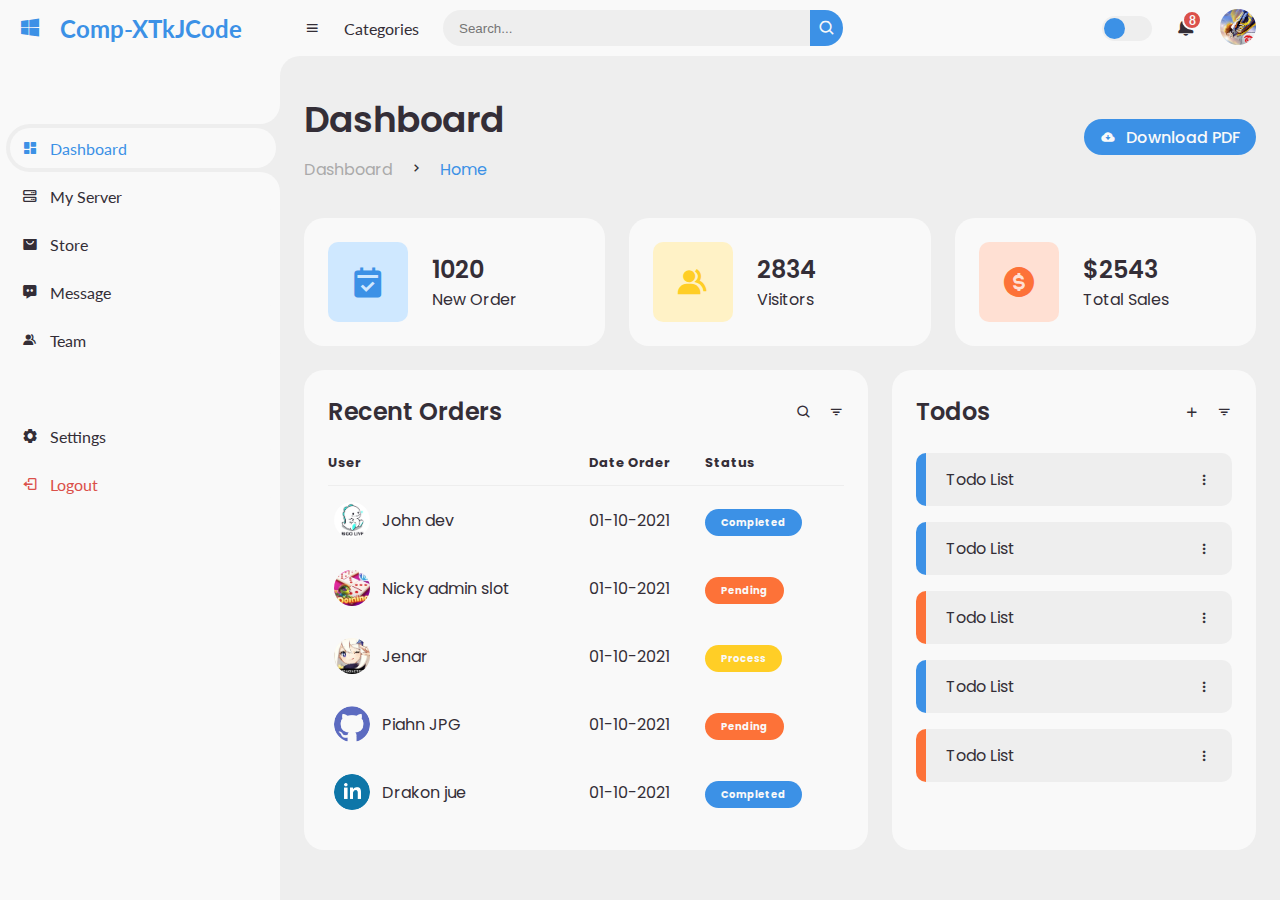
<file: cjk.html>
<!DOCTYPE html>
<html lang="en">
<head>
	<meta charset="UTF-8">
	<meta name="viewport" content="width=device-width, initial-scale=1.0">

	<!-- Boxicons -->
	<link href='https://unpkg.com/boxicons@2.0.9/css/boxicons.min.css' rel='stylesheet'>
	<!-- My CSS -->
	<link rel="stylesheet" href="Database/style.css">

	<title>Managemen Server TKJ Hosting</title>
</head>
<body>


	<!-- SIDEBAR -->
	<section id="sidebar">
		<a href="#" class="brand">
			<i class='bx bxl-windows'></i>
			<span class="text">Comp-XTkJCode</span>
		</a>
		<ul class="side-menu top">
			<li class="active">
				<a href="#">
					<i class='bx bxs-dashboard' ></i>
					<span class="text">Dashboard</span>
				</a>
			</li>
			<li>
				<a href="#">
					<i class='bx bx-server'></i>
					<span class="text">My Server</span>
				</a>
			</li>
			<li>
				<a href="#">
					<i class='bx bxs-shopping-bag-alt' ></i>
					<span class="text">Store</span>
				</a>
			</li>
			<li>
				<a href="#">
					<i class='bx bxs-message-dots' ></i>
					<span class="text">Message</span>
				</a>
			</li>
			<li>
				<a href="#">
					<i class='bx bxs-group' ></i>
					<span class="text">Team</span>
				</a>
			</li>
		</ul>
		<ul class="side-menu">
			<li>
				<a href="#">
					<i class='bx bxs-cog' ></i>
					<span class="text">Settings</span>
				</a>
			</li>
			<li>
				<a href="index.html" class="logout">
					<i class='bx bx-log-out'></i>
					<span class="text">Logout</span>
				</a>
			</li>
		</ul>
	</section>
	<!-- SIDEBAR -->



	<!-- CONTENT -->
	<section id="content">
		<!-- NAVBAR -->
		<nav>
			<i class='bx bx-menu' ></i>
			<a href="#" class="nav-link">Categories</a>
			<form action="#">
				<div class="form-input">
					<input type="search" placeholder="Search...">
					<button type="submit" class="search-btn"><i class='bx bx-search' ></i></button>
				</div>
			</form>
			<input type="checkbox" id="switch-mode" hidden>
			<label for="switch-mode" class="switch-mode"></label>
			<a href="#" class="notification">
				<i class='bx bxs-bell' ></i>
				<span class="num">8</span>
			</a>
			<a href="#" class="profile">
				<img src="images/ff.png">
			</a>
		</nav>
		<!-- NAVBAR -->

		<!-- MAIN -->
		<main>
			<div class="head-title">
				<div class="left">
					<h1>Dashboard</h1>
					<ul class="breadcrumb">
						<li>
							<a href="#">Dashboard</a>
						</li>
						<li><i class='bx bx-chevron-right' ></i></li>
						<li>
							<a class="active" href="index.html">Home</a>
						</li>
					</ul>
				</div>
				<a href="#" class="btn-download">
					<i class='bx bxs-cloud-download' ></i>
					<span class="text">Download PDF</span>
				</a>
			</div>

			<ul class="box-info">
				<li>
					<i class='bx bxs-calendar-check' ></i>
					<span class="text">
						<h3>1020</h3>
						<p>New Order</p>
					</span>
				</li>
				<li>
					<i class='bx bxs-group' ></i>
					<span class="text">
						<h3>2834</h3>
						<p>Visitors</p>
					</span>
				</li>
				<li>
					<i class='bx bxs-dollar-circle' ></i>
					<span class="text">
						<h3>$2543</h3>
						<p>Total Sales</p>
					</span>
				</li>
			</ul>


			<div class="table-data">
				<div class="order">
					<div class="head">
						<h3>Recent Orders</h3>
						<i class='bx bx-search' ></i>
						<i class='bx bx-filter' ></i>
					</div>
					<table>
						<thead>
							<tr>
								<th>User</th>
								<th>Date Order</th>
								<th>Status</th>
							</tr>
						</thead>
						<tbody>
							<tr>
								<td>
									<img src="images/bigo_live.jpg">
									<p>John dev</p>
								</td>
								<td>01-10-2021</td>
								<td><span class="status completed">Completed</span></td>
							</tr>
							<tr>
								<td>
									<img src="images/higgs_domino.jpg">
									<p>Nicky admin slot</p>
								</td>
								<td>01-10-2021</td>
								<td><span class="status pending">Pending</span></td>
							</tr>
							<tr>
								<td>
									<img src="images/GenshinImpact.jpg">
									<p>Jenar</p>
								</td>
								<td>01-10-2021</td>
								<td><span class="status process">Process</span></td>
							</tr>
							<tr>
								<td>
									<img src="images/github.png">
									<p>Piahn JPG</p>
								</td>
								<td>01-10-2021</td>
								<td><span class="status pending">Pending</span></td>
							</tr>
							<tr>
								<td>
									<img src="images/linkedin.png">
									<p>Drakon jue</p>
								</td>
								<td>01-10-2021</td>
								<td><span class="status completed">Completed</span></td>
							</tr>
						</tbody>
					</table>
				</div>
				<div class="todo">
					<div class="head">
						<h3>Todos</h3>
						<i class='bx bx-plus' ></i>
						<i class='bx bx-filter' ></i>
					</div>
					<ul class="todo-list">
						<li class="completed">
							<p>Todo List</p>
							<i class='bx bx-dots-vertical-rounded' ></i>
						</li>
						<li class="completed">
							<p>Todo List</p>
							<i class='bx bx-dots-vertical-rounded' ></i>
						</li>
						<li class="not-completed">
							<p>Todo List</p>
							<i class='bx bx-dots-vertical-rounded' ></i>
						</li>
						<li class="completed">
							<p>Todo List</p>
							<i class='bx bx-dots-vertical-rounded' ></i>
						</li>
						<li class="not-completed">
							<p>Todo List</p>
							<i class='bx bx-dots-vertical-rounded' ></i>
						</li>
					</ul>
				</div>
			</div>
		</main>
		<!-- MAIN -->
	</section>
	<!-- CONTENT -->
	

	<script src="Database/script.js"></script>
</body>
</html>
</file>
<file: Database/style.css>
@import url('https://fonts.googleapis.com/css2?family=Lato:wght@400;700&family=Poppins:wght@400;500;600;700&display=swap');

* {
	margin: 0;
	padding: 0;
	box-sizing: border-box;
}

a {
	text-decoration: none;
}

li {
	list-style: none;
}

:root {
	--poppins: 'Poppins', sans-serif;
	--lato: 'Lato', sans-serif;

	--light: #F9F9F9;
	--blue: #3C91E6;
	--light-blue: #CFE8FF;
	--grey: #eee;
	--dark-grey: #AAAAAA;
	--dark: #342E37;
	--red: #DB504A;
	--yellow: #FFCE26;
	--light-yellow: #FFF2C6;
	--orange: #FD7238;
	--light-orange: #FFE0D3;
}

html {
	overflow-x: hidden;
}

body.dark {
	--light: #0C0C1E;
	--grey: #060714;
	--dark: #FBFBFB;
}

body {
	background: var(--grey);
	overflow-x: hidden;
}





/* SIDEBAR */
#sidebar {
	position: fixed;
	top: 0;
	left: 0;
	width: 280px;
	height: 100%;
	background: var(--light);
	z-index: 2000;
	font-family: var(--lato);
	transition: .3s ease;
	overflow-x: hidden;
	scrollbar-width: none;
}
#sidebar::--webkit-scrollbar {
	display: none;
}
#sidebar.hide {
	width: 60px;
}
#sidebar .brand {
	font-size: 24px;
	font-weight: 700;
	height: 56px;
	display: flex;
	align-items: center;
	color: var(--blue);
	position: sticky;
	top: 0;
	left: 0;
	background: var(--light);
	z-index: 500;
	padding-bottom: 20px;
	box-sizing: content-box;
}
#sidebar .brand .bx {
	min-width: 60px;
	display: flex;
	justify-content: center;
}
#sidebar .side-menu {
	width: 100%;
	margin-top: 48px;
}
#sidebar .side-menu li {
	height: 48px;
	background: transparent;
	margin-left: 6px;
	border-radius: 48px 0 0 48px;
	padding: 4px;
}
#sidebar .side-menu li.active {
	background: var(--grey);
	position: relative;
}
#sidebar .side-menu li.active::before {
	content: '';
	position: absolute;
	width: 40px;
	height: 40px;
	border-radius: 50%;
	top: -40px;
	right: 0;
	box-shadow: 20px 20px 0 var(--grey);
	z-index: -1;
}
#sidebar .side-menu li.active::after {
	content: '';
	position: absolute;
	width: 40px;
	height: 40px;
	border-radius: 50%;
	bottom: -40px;
	right: 0;
	box-shadow: 20px -20px 0 var(--grey);
	z-index: -1;
}
#sidebar .side-menu li a {
	width: 100%;
	height: 100%;
	background: var(--light);
	display: flex;
	align-items: center;
	border-radius: 48px;
	font-size: 16px;
	color: var(--dark);
	white-space: nowrap;
	overflow-x: hidden;
}
#sidebar .side-menu.top li.active a {
	color: var(--blue);
}
#sidebar.hide .side-menu li a {
	width: calc(48px - (4px * 2));
	transition: width .3s ease;
}
#sidebar .side-menu li a.logout {
	color: var(--red);
}
#sidebar .side-menu.top li a:hover {
	color: var(--blue);
}
#sidebar .side-menu li a .bx {
	min-width: calc(60px  - ((4px + 6px) * 2));
	display: flex;
	justify-content: center;
}
/* SIDEBAR */





/* CONTENT */
#content {
	position: relative;
	width: calc(100% - 280px);
	left: 280px;
	transition: .3s ease;
}
#sidebar.hide ~ #content {
	width: calc(100% - 60px);
	left: 60px;
}




/* NAVBAR */
#content nav {
	height: 56px;
	background: var(--light);
	padding: 0 24px;
	display: flex;
	align-items: center;
	grid-gap: 24px;
	font-family: var(--lato);
	position: sticky;
	top: 0;
	left: 0;
	z-index: 1000;
}
#content nav::before {
	content: '';
	position: absolute;
	width: 40px;
	height: 40px;
	bottom: -40px;
	left: 0;
	border-radius: 50%;
	box-shadow: -20px -20px 0 var(--light);
}
#content nav a {
	color: var(--dark);
}
#content nav .bx.bx-menu {
	cursor: pointer;
	color: var(--dark);
}
#content nav .nav-link {
	font-size: 16px;
	transition: .3s ease;
}
#content nav .nav-link:hover {
	color: var(--blue);
}
#content nav form {
	max-width: 400px;
	width: 100%;
	margin-right: auto;
}
#content nav form .form-input {
	display: flex;
	align-items: center;
	height: 36px;
}
#content nav form .form-input input {
	flex-grow: 1;
	padding: 0 16px;
	height: 100%;
	border: none;
	background: var(--grey);
	border-radius: 36px 0 0 36px;
	outline: none;
	width: 100%;
	color: var(--dark);
}
#content nav form .form-input button {
	width: 36px;
	height: 100%;
	display: flex;
	justify-content: center;
	align-items: center;
	background: var(--blue);
	color: var(--light);
	font-size: 18px;
	border: none;
	outline: none;
	border-radius: 0 36px 36px 0;
	cursor: pointer;
}
#content nav .notification {
	font-size: 20px;
	position: relative;
}
#content nav .notification .num {
	position: absolute;
	top: -6px;
	right: -6px;
	width: 20px;
	height: 20px;
	border-radius: 50%;
	border: 2px solid var(--light);
	background: var(--red);
	color: var(--light);
	font-weight: 700;
	font-size: 12px;
	display: flex;
	justify-content: center;
	align-items: center;
}
#content nav .profile img {
	width: 36px;
	height: 36px;
	object-fit: cover;
	border-radius: 50%;
}
#content nav .switch-mode {
	display: block;
	min-width: 50px;
	height: 25px;
	border-radius: 25px;
	background: var(--grey);
	cursor: pointer;
	position: relative;
}
#content nav .switch-mode::before {
	content: '';
	position: absolute;
	top: 2px;
	left: 2px;
	bottom: 2px;
	width: calc(25px - 4px);
	background: var(--blue);
	border-radius: 50%;
	transition: all .3s ease;
}
#content nav #switch-mode:checked + .switch-mode::before {
	left: calc(100% - (25px - 4px) - 2px);
}
/* NAVBAR */





/* MAIN */
#content main {
	width: 100%;
	padding: 36px 24px;
	font-family: var(--poppins);
	max-height: calc(100vh - 56px);
	overflow-y: auto;
}
#content main .head-title {
	display: flex;
	align-items: center;
	justify-content: space-between;
	grid-gap: 16px;
	flex-wrap: wrap;
}
#content main .head-title .left h1 {
	font-size: 36px;
	font-weight: 600;
	margin-bottom: 10px;
	color: var(--dark);
}
#content main .head-title .left .breadcrumb {
	display: flex;
	align-items: center;
	grid-gap: 16px;
}
#content main .head-title .left .breadcrumb li {
	color: var(--dark);
}
#content main .head-title .left .breadcrumb li a {
	color: var(--dark-grey);
	pointer-events: none;
}
#content main .head-title .left .breadcrumb li a.active {
	color: var(--blue);
	pointer-events: unset;
}
#content main .head-title .btn-download {
	height: 36px;
	padding: 0 16px;
	border-radius: 36px;
	background: var(--blue);
	color: var(--light);
	display: flex;
	justify-content: center;
	align-items: center;
	grid-gap: 10px;
	font-weight: 500;
}




#content main .box-info {
	display: grid;
	grid-template-columns: repeat(auto-fit, minmax(240px, 1fr));
	grid-gap: 24px;
	margin-top: 36px;
}
#content main .box-info li {
	padding: 24px;
	background: var(--light);
	border-radius: 20px;
	display: flex;
	align-items: center;
	grid-gap: 24px;
}
#content main .box-info li .bx {
	width: 80px;
	height: 80px;
	border-radius: 10px;
	font-size: 36px;
	display: flex;
	justify-content: center;
	align-items: center;
}
#content main .box-info li:nth-child(1) .bx {
	background: var(--light-blue);
	color: var(--blue);
}
#content main .box-info li:nth-child(2) .bx {
	background: var(--light-yellow);
	color: var(--yellow);
}
#content main .box-info li:nth-child(3) .bx {
	background: var(--light-orange);
	color: var(--orange);
}
#content main .box-info li .text h3 {
	font-size: 24px;
	font-weight: 600;
	color: var(--dark);
}
#content main .box-info li .text p {
	color: var(--dark);	
}





#content main .table-data {
	display: flex;
	flex-wrap: wrap;
	grid-gap: 24px;
	margin-top: 24px;
	width: 100%;
	color: var(--dark);
}
#content main .table-data > div {
	border-radius: 20px;
	background: var(--light);
	padding: 24px;
	overflow-x: auto;
}
#content main .table-data .head {
	display: flex;
	align-items: center;
	grid-gap: 16px;
	margin-bottom: 24px;
}
#content main .table-data .head h3 {
	margin-right: auto;
	font-size: 24px;
	font-weight: 600;
}
#content main .table-data .head .bx {
	cursor: pointer;
}

#content main .table-data .order {
	flex-grow: 1;
	flex-basis: 500px;
}
#content main .table-data .order table {
	width: 100%;
	border-collapse: collapse;
}
#content main .table-data .order table th {
	padding-bottom: 12px;
	font-size: 13px;
	text-align: left;
	border-bottom: 1px solid var(--grey);
}
#content main .table-data .order table td {
	padding: 16px 0;
}
#content main .table-data .order table tr td:first-child {
	display: flex;
	align-items: center;
	grid-gap: 12px;
	padding-left: 6px;
}
#content main .table-data .order table td img {
	width: 36px;
	height: 36px;
	border-radius: 50%;
	object-fit: cover;
}
#content main .table-data .order table tbody tr:hover {
	background: var(--grey);
}
#content main .table-data .order table tr td .status {
	font-size: 10px;
	padding: 6px 16px;
	color: var(--light);
	border-radius: 20px;
	font-weight: 700;
}
#content main .table-data .order table tr td .status.completed {
	background: var(--blue);
}
#content main .table-data .order table tr td .status.process {
	background: var(--yellow);
}
#content main .table-data .order table tr td .status.pending {
	background: var(--orange);
}


#content main .table-data .todo {
	flex-grow: 1;
	flex-basis: 300px;
}
#content main .table-data .todo .todo-list {
	width: 100%;
}
#content main .table-data .todo .todo-list li {
	width: 100%;
	margin-bottom: 16px;
	background: var(--grey);
	border-radius: 10px;
	padding: 14px 20px;
	display: flex;
	justify-content: space-between;
	align-items: center;
}
#content main .table-data .todo .todo-list li .bx {
	cursor: pointer;
}
#content main .table-data .todo .todo-list li.completed {
	border-left: 10px solid var(--blue);
}
#content main .table-data .todo .todo-list li.not-completed {
	border-left: 10px solid var(--orange);
}
#content main .table-data .todo .todo-list li:last-child {
	margin-bottom: 0;
}
/* MAIN */
/* CONTENT */









@media screen and (max-width: 768px) {
	#sidebar {
		width: 200px;
	}

	#content {
		width: calc(100% - 60px);
		left: 200px;
	}

	#content nav .nav-link {
		display: none;
	}
}






@media screen and (max-width: 576px) {
	#content nav form .form-input input {
		display: none;
	}

	#content nav form .form-input button {
		width: auto;
		height: auto;
		background: transparent;
		border-radius: none;
		color: var(--dark);
	}

	#content nav form.show .form-input input {
		display: block;
		width: 100%;
	}
	#content nav form.show .form-input button {
		width: 36px;
		height: 100%;
		border-radius: 0 36px 36px 0;
		color: var(--light);
		background: var(--red);
	}

	#content nav form.show ~ .notification,
	#content nav form.show ~ .profile {
		display: none;
	}

	#content main .box-info {
		grid-template-columns: 1fr;
	}

	#content main .table-data .head {
		min-width: 420px;
	}
	#content main .table-data .order table {
		min-width: 420px;
	}
	#content main .table-data .todo .todo-list {
		min-width: 420px;
	}
}
</file>
